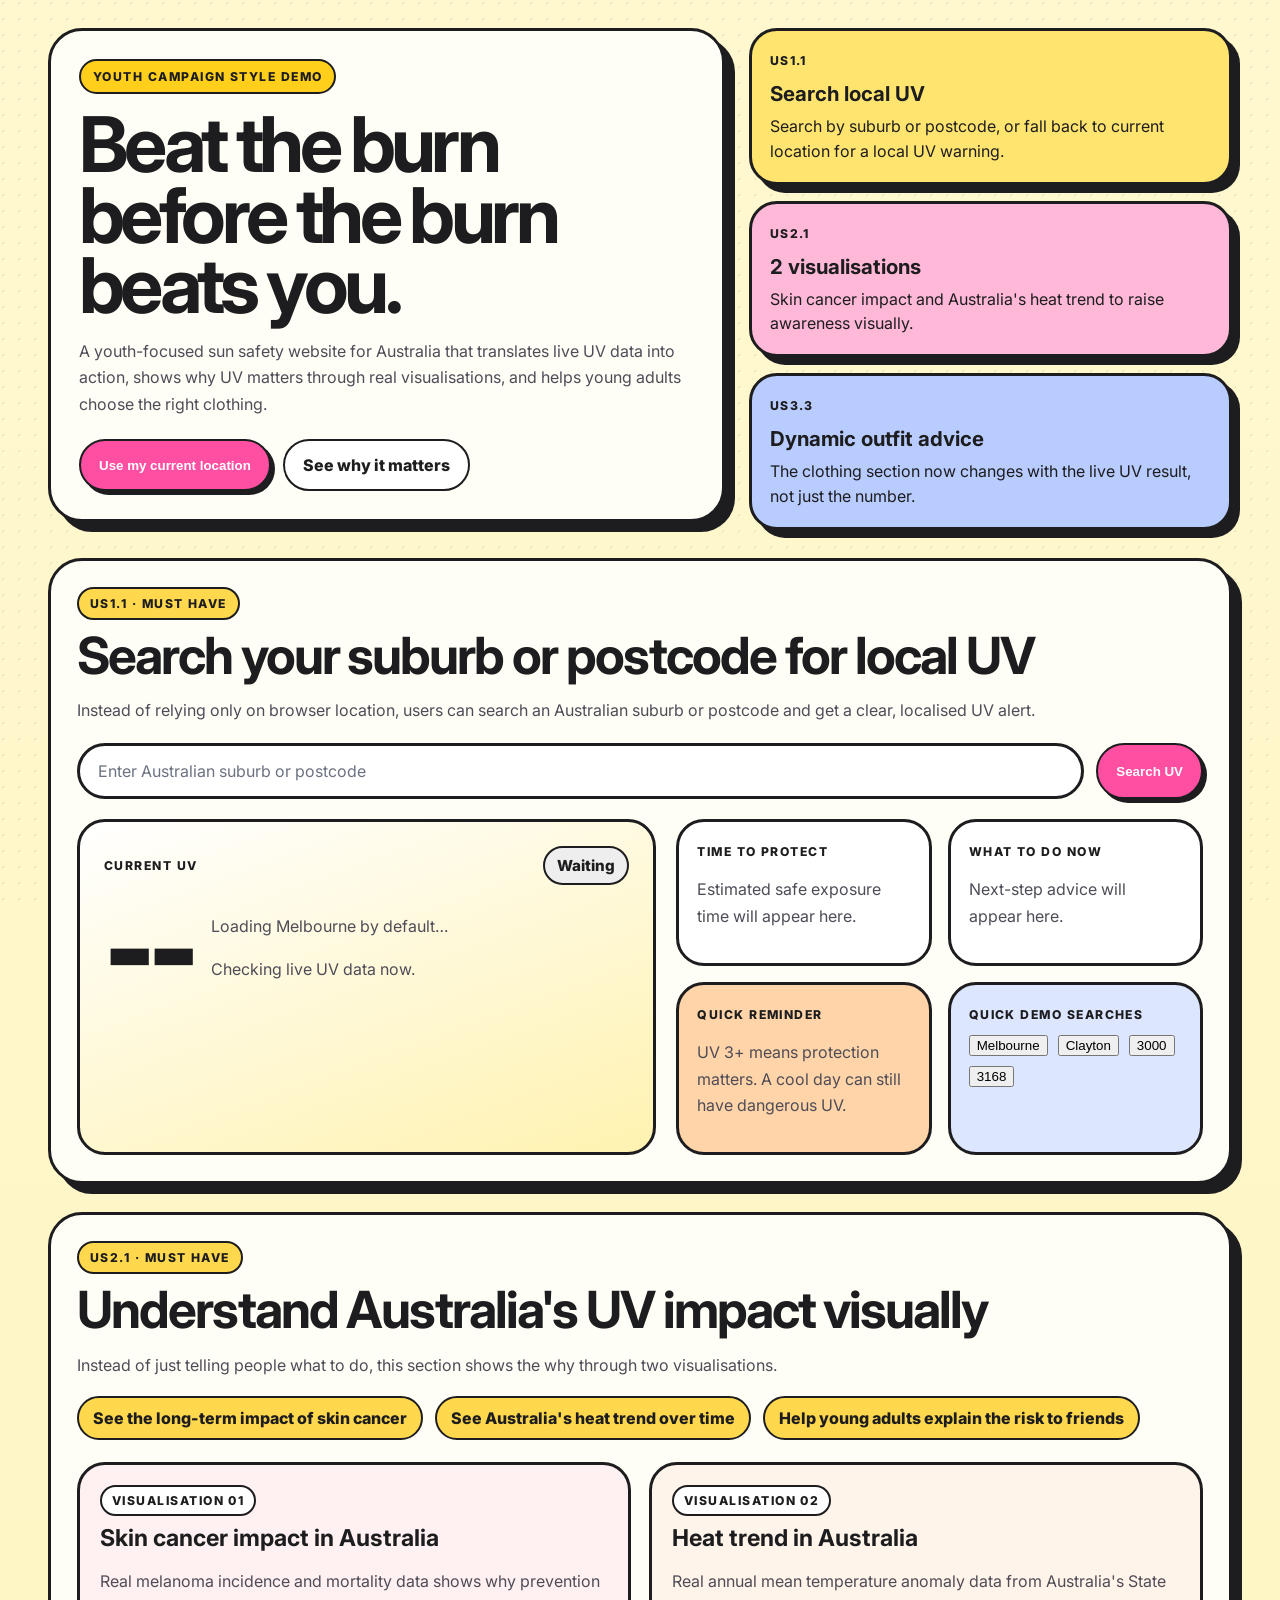
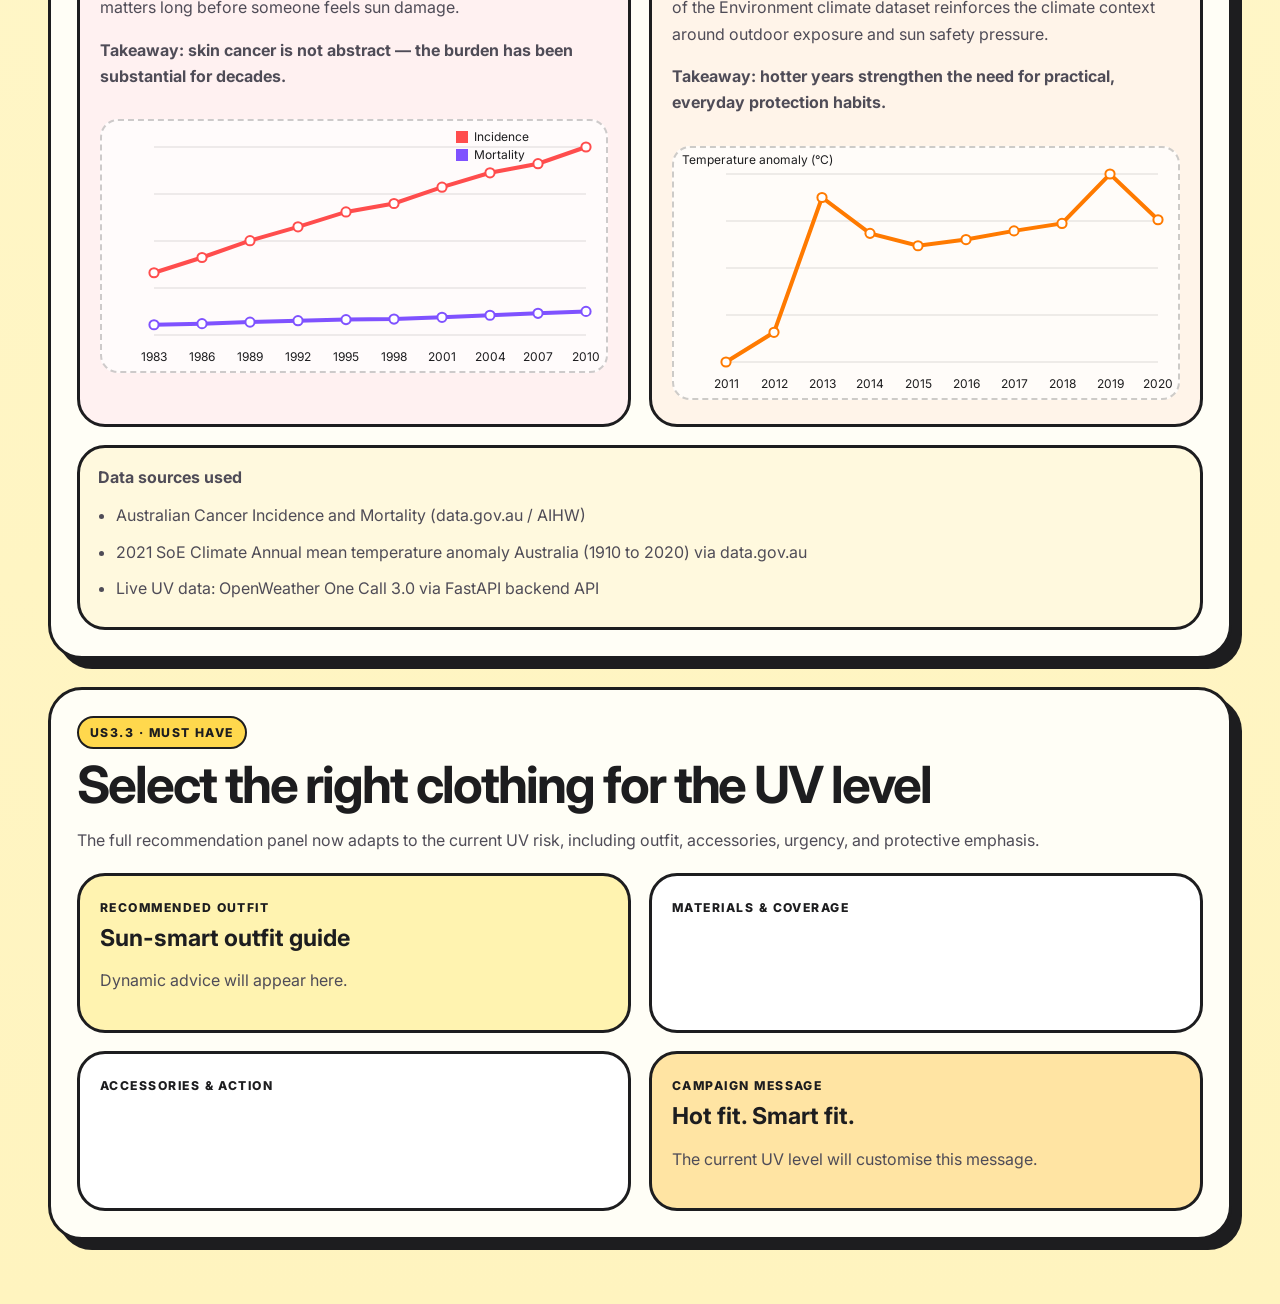
<file: index.html>
<!DOCTYPE html>
<html lang="en">
  <head>
    <meta charset="UTF-8" />
    <meta name="viewport" content="width=device-width, initial-scale=1.0" />
    <title>SunSmart AU — Youth Sun Safety</title>
    <link rel="preconnect" href="https://fonts.googleapis.com" />
    <link rel="preconnect" href="https://fonts.gstatic.com" crossorigin />
    <link href="https://fonts.googleapis.com/css2?family=Inter:wght@400;500;600;700;800;900&display=swap" rel="stylesheet" />
    <link rel="stylesheet" href="./styles.css" />
  </head>
  <body>
    <div class="page-noise"></div>
    <div class="app-shell">
      <header class="hero">
        <div class="hero-copy-wrap">
          <span class="campaign-tag">Youth campaign style demo</span>
          <h1>Beat the burn before the burn beats you.</h1>
          <p class="hero-copy">
            A youth-focused sun safety website for Australia that translates live UV data into action,
            shows why UV matters through real visualisations, and helps young adults choose the right clothing.
          </p>
          <div class="hero-actions">
            <button id="locateBtn" class="primary-btn">Use my current location</button>
            <a href="#insight-zone" class="ghost-btn">See why it matters</a>
          </div>
        </div>

        <aside class="hero-sidekick">
          <div class="sticker-card yellow-card">
            <span class="sticker-label">US1.1</span>
            <h3>Search local UV</h3>
            <p>Search by suburb or postcode, or fall back to current location for a local UV warning.</p>
          </div>
          <div class="sticker-card pink-card">
            <span class="sticker-label">US2.1</span>
            <h3>2 visualisations</h3>
            <p>Skin cancer impact and Australia's heat trend to raise awareness visually.</p>
          </div>
          <div class="sticker-card blue-card">
            <span class="sticker-label">US3.3</span>
            <h3>Dynamic outfit advice</h3>
            <p>The clothing section now changes with the live UV result, not just the number.</p>
          </div>
        </aside>
      </header>

      <main>
        <section class="mega-panel uv-panel" id="uv-zone">
          <div class="section-intro">
            <span class="section-kicker">US1.1 · Must Have</span>
            <h2>Search your suburb or postcode for local UV</h2>
            <p>
              Instead of relying only on browser location, users can search an Australian suburb or postcode and get a clear, localised UV alert.
            </p>
          </div>

          <div class="search-strip">
            <input id="locationInput" class="search-input" type="text" placeholder="Enter Australian suburb or postcode" />
            <button id="searchBtn" class="primary-btn">Search UV</button>
          </div>

          <div class="uv-layout">
            <article class="uv-main-card">
              <div class="uv-topline">
                <span class="mini-label">Current UV</span>
                <span id="uvBadge" class="uv-badge neutral">Waiting</span>
              </div>
              <div class="uv-reading-row">
                <span id="uvValue" class="uv-value">--</span>
                <div class="uv-reading-copy">
                  <p id="uvLocation" class="location-text">Loading Melbourne by default…</p>
                  <p id="uvAlert" class="alert-text">Checking live UV data now.</p>
                </div>
              </div>
            </article>

            <div class="decision-grid">
              <article class="decision-card">
                <span class="mini-label">Time to protect</span>
                <p id="exposureText">Estimated safe exposure time will appear here.</p>
              </article>
              <article class="decision-card">
                <span class="mini-label">What to do now</span>
                <p id="actionText">Next-step advice will appear here.</p>
              </article>
              <article class="decision-card highlight-card">
                <span class="mini-label">Quick reminder</span>
                <p>UV 3+ means protection matters. A cool day can still have dangerous UV.</p>
              </article>
              <article class="decision-card city-card">
                <span class="mini-label">Quick demo searches</span>
                <div class="city-buttons">
                  <button class="query-btn" data-query="Melbourne">Melbourne</button>
                  <button class="query-btn" data-query="Clayton">Clayton</button>
                  <button class="query-btn" data-query="3000">3000</button>
                  <button class="query-btn" data-query="3168">3168</button>
                </div>
              </article>
            </div>
          </div>
        </section>

        <section class="mega-panel" id="insight-zone">
          <div class="section-intro">
            <span class="section-kicker">US2.1 · Must Have</span>
            <h2>Understand Australia's UV impact visually</h2>
            <p>
              Instead of just telling people what to do, this section shows the why through two visualisations.
            </p>
          </div>

          <div class="facts-strip">
            <div class="fact-pill">See the long-term impact of skin cancer</div>
            <div class="fact-pill">See Australia's heat trend over time</div>
            <div class="fact-pill">Help young adults explain the risk to friends</div>
          </div>

          <div class="chart-grid">
            <article class="chart-card chart-card-red">
              <div class="chart-copy">
                <span class="chart-tag">Visualisation 01</span>
                <h3>Skin cancer impact in Australia</h3>
                <p>
                  Real melanoma incidence and mortality data shows why prevention matters long before someone feels sun damage.
                </p>
                <p class="takeaway">Takeaway: skin cancer is not abstract — the burden has been substantial for decades.</p>
              </div>
              <canvas id="cancerChart" height="250"></canvas>
            </article>

            <article class="chart-card chart-card-orange">
              <div class="chart-copy">
                <span class="chart-tag">Visualisation 02</span>
                <h3>Heat trend in Australia</h3>
                <p>
                  Real annual mean temperature anomaly data from Australia's State of the Environment climate dataset reinforces the climate context around outdoor exposure and sun safety pressure.
                </p>
                <p class="takeaway">Takeaway: hotter years strengthen the need for practical, everyday protection habits.</p>
              </div>
              <canvas id="heatChart" height="250"></canvas>
            </article>
          </div>

          <div class="source-box">
            <strong>Data sources used</strong>
            <ul id="sourceList"></ul>
          </div>
        </section>

        <section class="mega-panel clothing-panel" id="wear-zone">
          <div class="section-intro">
            <span class="section-kicker">US3.3 · Must Have</span>
            <h2>Select the right clothing for the UV level</h2>
            <p>
              The full recommendation panel now adapts to the current UV risk, including outfit, accessories, urgency, and protective emphasis.
            </p>
          </div>

          <div id="clothingGrid" class="clothing-grid clothing-theme-moderate">
            <article id="dynamicOutfitCard" class="outfit-card statement-card">
              <span class="mini-label">Recommended outfit</span>
              <h3 id="outfitTitle">Sun-smart outfit guide</h3>
              <p id="outfitHeadline" class="dynamic-copy">Dynamic advice will appear here.</p>
              <ul id="outfitList" class="outfit-list"></ul>
            </article>

            <article class="outfit-card">
              <span class="mini-label">Materials & coverage</span>
              <ul id="materialsList" class="tips-list"></ul>
            </article>

            <article class="outfit-card">
              <span class="mini-label">Accessories & action</span>
              <ul id="accessoriesList" class="tips-list"></ul>
              <p id="cautionText" class="dynamic-copy"></p>
            </article>

            <article id="campaignCard" class="outfit-card callout-card">
              <span class="mini-label">Campaign message</span>
              <h3 id="campaignTitle">Hot fit. Smart fit.</h3>
              <p id="campaignText">The current UV level will customise this message.</p>
            </article>
          </div>
        </section>
      </main>
    </div>

    <script src="./data.js"></script>
    <script src="./config.js"></script>
    <script src="./app.js"></script>
  </body>
</html>
</file>
<file: styles.css>
:root {
  --bg: #fff7cc;
  --paper: #fffef6;
  --ink: #1d1d1f;
  --muted: #4f4c57;
  --yellow: #ffd84d;
  --hot-yellow: #ffcf1b;
  --orange: #ff7a00;
  --pink: #ff4fa3;
  --blue: #4e7bff;
  --red: #ff4d4d;
  --purple: #7f52ff;
  --green: #10b981;
  --line: #1d1d1f;
}

* { box-sizing: border-box; }
html { scroll-behavior: smooth; }
body {
  margin: 0;
  color: var(--ink);
  font-family: Inter, system-ui, sans-serif;
  background: linear-gradient(180deg, #fff8cf 0%, #fff4bf 100%);
}

.page-noise {
  position: fixed;
  inset: 0;
  pointer-events: none;
  opacity: 0.08;
  background-image: radial-gradient(circle at 20% 20%, #000 0.8px, transparent 0.8px);
  background-size: 16px 16px;
}

.app-shell {
  position: relative;
  max-width: 1220px;
  margin: 0 auto;
  padding: 28px 18px 64px;
}

.hero {
  display: grid;
  grid-template-columns: 1.4fr 1fr;
  gap: 24px;
  align-items: start;
}

.hero-copy-wrap {
  background: var(--paper);
  border: 3px solid var(--line);
  border-radius: 34px;
  box-shadow: 10px 10px 0 #1d1d1f;
  padding: 28px;
}

.campaign-tag, .section-kicker, .mini-label, .chart-tag, .sticker-label {
  display: inline-block;
  text-transform: uppercase;
  letter-spacing: 0.12em;
  font-size: 0.76rem;
  font-weight: 800;
}

.campaign-tag {
  background: var(--hot-yellow);
  border: 2px solid var(--line);
  border-radius: 999px;
  padding: 8px 12px;
}

.hero h1 {
  font-size: clamp(3rem, 6vw, 5.8rem);
  line-height: 0.92;
  letter-spacing: -0.06em;
  margin: 16px 0;
}

.hero-copy, .section-intro p, .chart-copy p, .alert-text, .location-text, .decision-card p, .tips-list, .outfit-list, .source-box, .callout-card p {
  color: var(--muted);
  line-height: 1.65;
}

.hero-actions {
  display: flex;
  flex-wrap: wrap;
  gap: 12px;
  margin-top: 22px;
}

.search-strip {
  display: grid;
  grid-template-columns: 1fr auto;
  gap: 12px;
  margin-top: 20px;
  margin-bottom: 10px;
}

.search-input {
  width: 100%;
  border: 3px solid var(--line);
  border-radius: 999px;
  padding: 15px 18px;
  font: inherit;
  background: #fff;
  color: var(--ink);
}

.search-input::placeholder {
  color: #6b7280;
}

.primary-btn, .ghost-btn, .city-btn {
  appearance: none;
  border: 2px solid var(--line);
  border-radius: 999px;
  font-weight: 800;
  cursor: pointer;
  text-decoration: none;
  color: var(--ink);
  display: inline-flex;
  align-items: center;
  justify-content: center;
}

.primary-btn {
  background: var(--pink);
  color: #fff;
  padding: 14px 18px;
  box-shadow: 4px 4px 0 var(--line);
}

.ghost-btn {
  background: #fff;
  padding: 14px 18px;
}

.hero-sidekick {
  display: grid;
  gap: 16px;
}

.sticker-card {
  border: 3px solid var(--line);
  border-radius: 28px;
  padding: 18px;
  box-shadow: 8px 8px 0 var(--line);
}
.sticker-card h3 { margin: 12px 0 8px; font-size: 1.28rem; }
.sticker-card p { margin: 0; line-height: 1.55; }
.yellow-card { background: #ffe570; }
.pink-card { background: #ffb8d8; }
.blue-card { background: #b9ccff; }

.mega-panel {
  margin-top: 28px;
  background: var(--paper);
  border: 3px solid var(--line);
  border-radius: 34px;
  box-shadow: 10px 10px 0 var(--line);
  padding: 26px;
}

.section-intro h2 {
  font-size: clamp(2rem, 4vw, 3.2rem);
  line-height: 1;
  margin: 10px 0 12px;
  letter-spacing: -0.04em;
}

.section-kicker {
  background: var(--yellow);
  border: 2px solid var(--line);
  border-radius: 999px;
  padding: 7px 11px;
}

.uv-layout {
  display: grid;
  grid-template-columns: 1.1fr 1fr;
  gap: 20px;
  margin-top: 20px;
}

.uv-main-card, .decision-card, .chart-card, .outfit-card, .source-box {
  border: 3px solid var(--line);
  border-radius: 28px;
}

.uv-main-card {
  background: linear-gradient(160deg, #fff 0%, #fff2b0 100%);
  padding: 24px;
}

.uv-topline {
  display: flex;
  justify-content: space-between;
  align-items: center;
  gap: 16px;
}

.uv-reading-row {
  display: grid;
  grid-template-columns: auto 1fr;
  gap: 18px;
  align-items: end;
  margin-top: 12px;
}

.uv-value {
  font-size: clamp(4rem, 10vw, 7rem);
  font-weight: 900;
  line-height: 0.9;
  letter-spacing: -0.06em;
}

.uv-badge {
  padding: 8px 12px;
  border-radius: 999px;
  font-size: 0.95rem;
  font-weight: 800;
  border: 2px solid var(--line);
  background: #fff;
}
.uv-badge.low { background: #b6f3cf; }
.uv-badge.moderate { background: #ffe580; }
.uv-badge.high { background: #ffb170; }
.uv-badge.very-high { background: #ff8f8f; }
.uv-badge.extreme { background: #cfbbff; }
.uv-badge.neutral { background: #eee; }

.decision-grid {
  display: grid;
  grid-template-columns: 1fr 1fr;
  gap: 16px;
}

.decision-card {
  background: #fff;
  padding: 18px;
}
.highlight-card { background: #ffd4a8; }
.city-card { background: #dce6ff; }
.city-buttons {
  display: flex;
  flex-wrap: wrap;
  gap: 10px;
  margin-top: 12px;
}
.city-btn {
  background: #fff;
  padding: 9px 12px;
  font-size: 0.92rem;
}

.facts-strip {
  display: flex;
  flex-wrap: wrap;
  gap: 12px;
  margin: 18px 0 22px;
}
.fact-pill {
  background: var(--yellow);
  border: 2px solid var(--line);
  border-radius: 999px;
  padding: 10px 14px;
  font-weight: 800;
}

.chart-grid, .clothing-grid {
  display: grid;
  grid-template-columns: 1fr 1fr;
  gap: 18px;
}

.chart-card, .outfit-card {
  padding: 20px;
  background: #fff;
}
.chart-card-red { background: #fff1f1; }
.chart-card-orange { background: #fff4e9; }
.chart-copy h3, .outfit-card h3 { margin: 8px 0 10px; font-size: 1.45rem; }
.chart-tag {
  background: #fff;
  border: 2px solid var(--line);
  border-radius: 999px;
  padding: 6px 10px;
}
.takeaway {
  font-weight: 700;
  color: #27272a;
}

canvas {
  width: 100%;
  background: rgba(255,255,255,0.72);
  border: 2px dashed rgba(29,29,31,0.22);
  border-radius: 18px;
  margin-top: 14px;
}

.source-box {
  margin-top: 18px;
  padding: 16px 18px;
  background: #fff9de;
}
#sourceList { margin: 12px 0 0; padding-left: 18px; }
#sourceList li, .outfit-list li, .tips-list li { margin-bottom: 10px; }

.clothing-grid {
  margin-top: 20px;
}
.dynamic-copy {
  color: var(--muted);
  line-height: 1.6;
}
.statement-card { background: #ffe6a9; }
.callout-card { background: #ffd2ea; }
.clothing-theme-low .statement-card { background: #dcfce7; }
.clothing-theme-low .callout-card { background: #d1fae5; }
.clothing-theme-moderate .statement-card { background: #fff3b0; }
.clothing-theme-moderate .callout-card { background: #ffe4a3; }
.clothing-theme-high .statement-card { background: #fed7aa; }
.clothing-theme-high .callout-card { background: #fdba74; }
.clothing-theme-very-high .statement-card { background: #fecaca; }
.clothing-theme-very-high .callout-card { background: #fda4af; }
.clothing-theme-extreme .statement-card { background: #ddd6fe; }
.clothing-theme-extreme .callout-card { background: #c4b5fd; }

@media (max-width: 960px) {
  .hero, .uv-layout, .chart-grid, .clothing-grid, .search-strip {
    grid-template-columns: 1fr;
  }

  .decision-grid {
    grid-template-columns: 1fr;
  }

  .uv-reading-row {
    grid-template-columns: 1fr;
    align-items: start;
  }

  .primary-btn, .ghost-btn {
    width: 100%;
  }
}
</file>
